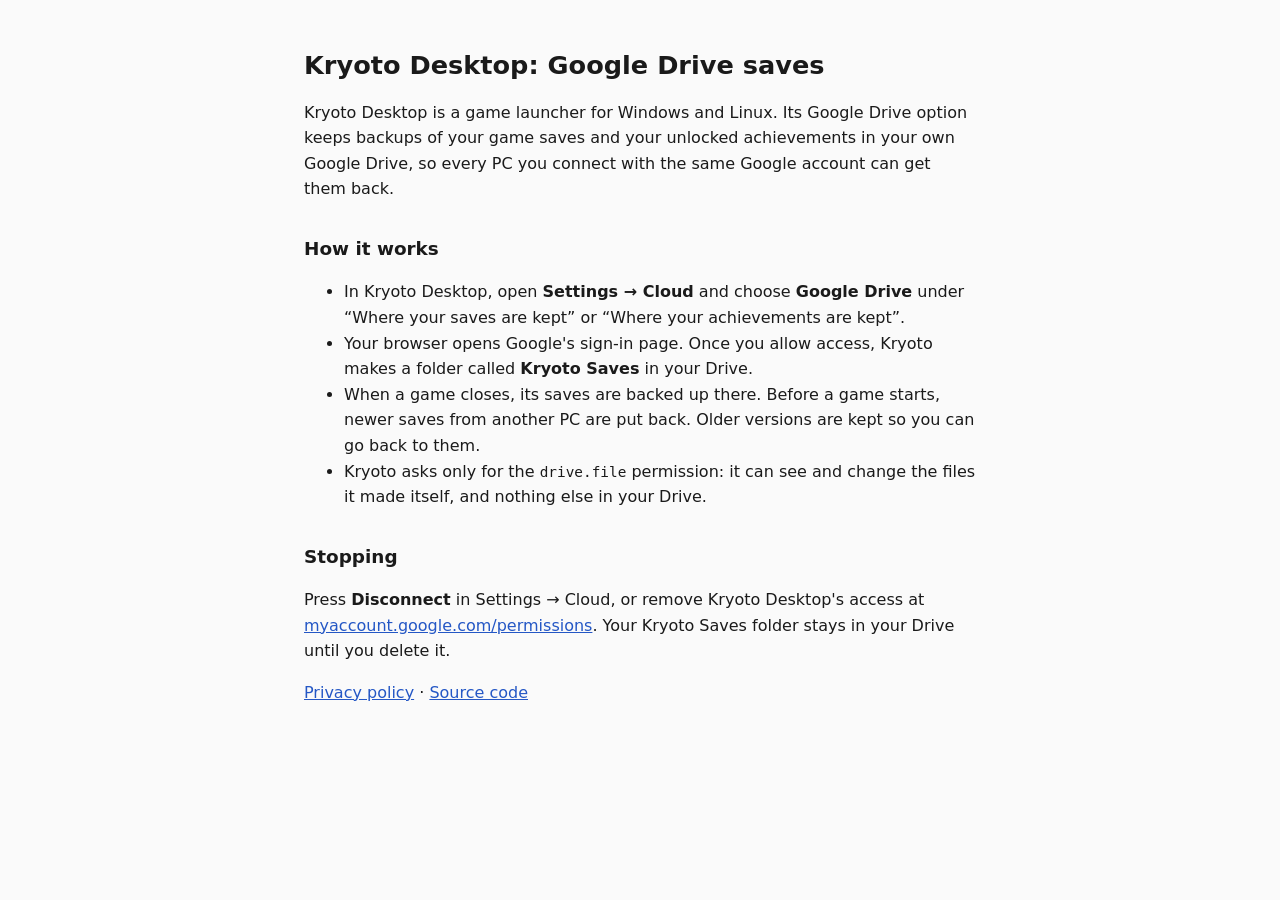
<file: index.html>
<!doctype html>
<html lang="en">
<head>
<meta charset="utf-8">
<meta name="viewport" content="width=device-width, initial-scale=1">
<title>Kryoto Desktop: Google Drive saves</title>
<link rel="stylesheet" href="style.css">
</head>
<body>
<main>
  <h1>Kryoto Desktop: Google Drive saves</h1>
  <p>
    Kryoto Desktop is a game launcher for Windows and Linux. Its Google Drive option keeps
    backups of your game saves and your unlocked achievements in your own Google Drive, so
    every PC you connect with the same Google account can get them back.
  </p>

  <h2>How it works</h2>
  <ul>
    <li>In Kryoto Desktop, open <strong>Settings &rarr; Cloud</strong> and choose <strong>Google Drive</strong> under
      &ldquo;Where your saves are kept&rdquo; or &ldquo;Where your achievements are kept&rdquo;.</li>
    <li>Your browser opens Google's sign-in page. Once you allow access, Kryoto makes a folder
      called <strong>Kryoto Saves</strong> in your Drive.</li>
    <li>When a game closes, its saves are backed up there. Before a game starts, newer saves from
      another PC are put back. Older versions are kept so you can go back to them.</li>
    <li>Kryoto asks only for the <code>drive.file</code> permission: it can see and change the files it
      made itself, and nothing else in your Drive.</li>
  </ul>

  <h2>Stopping</h2>
  <p>
    Press <strong>Disconnect</strong> in Settings &rarr; Cloud, or remove Kryoto Desktop's access at
    <a href="https://myaccount.google.com/permissions">myaccount.google.com/permissions</a>.
    Your Kryoto Saves folder stays in your Drive until you delete it.
  </p>

  <p><a href="privacy.html">Privacy policy</a> · <a href="https://github.com/Kiirb/kryoto-desktop">Source code</a></p>
</main>
</body>
</html>
</file>
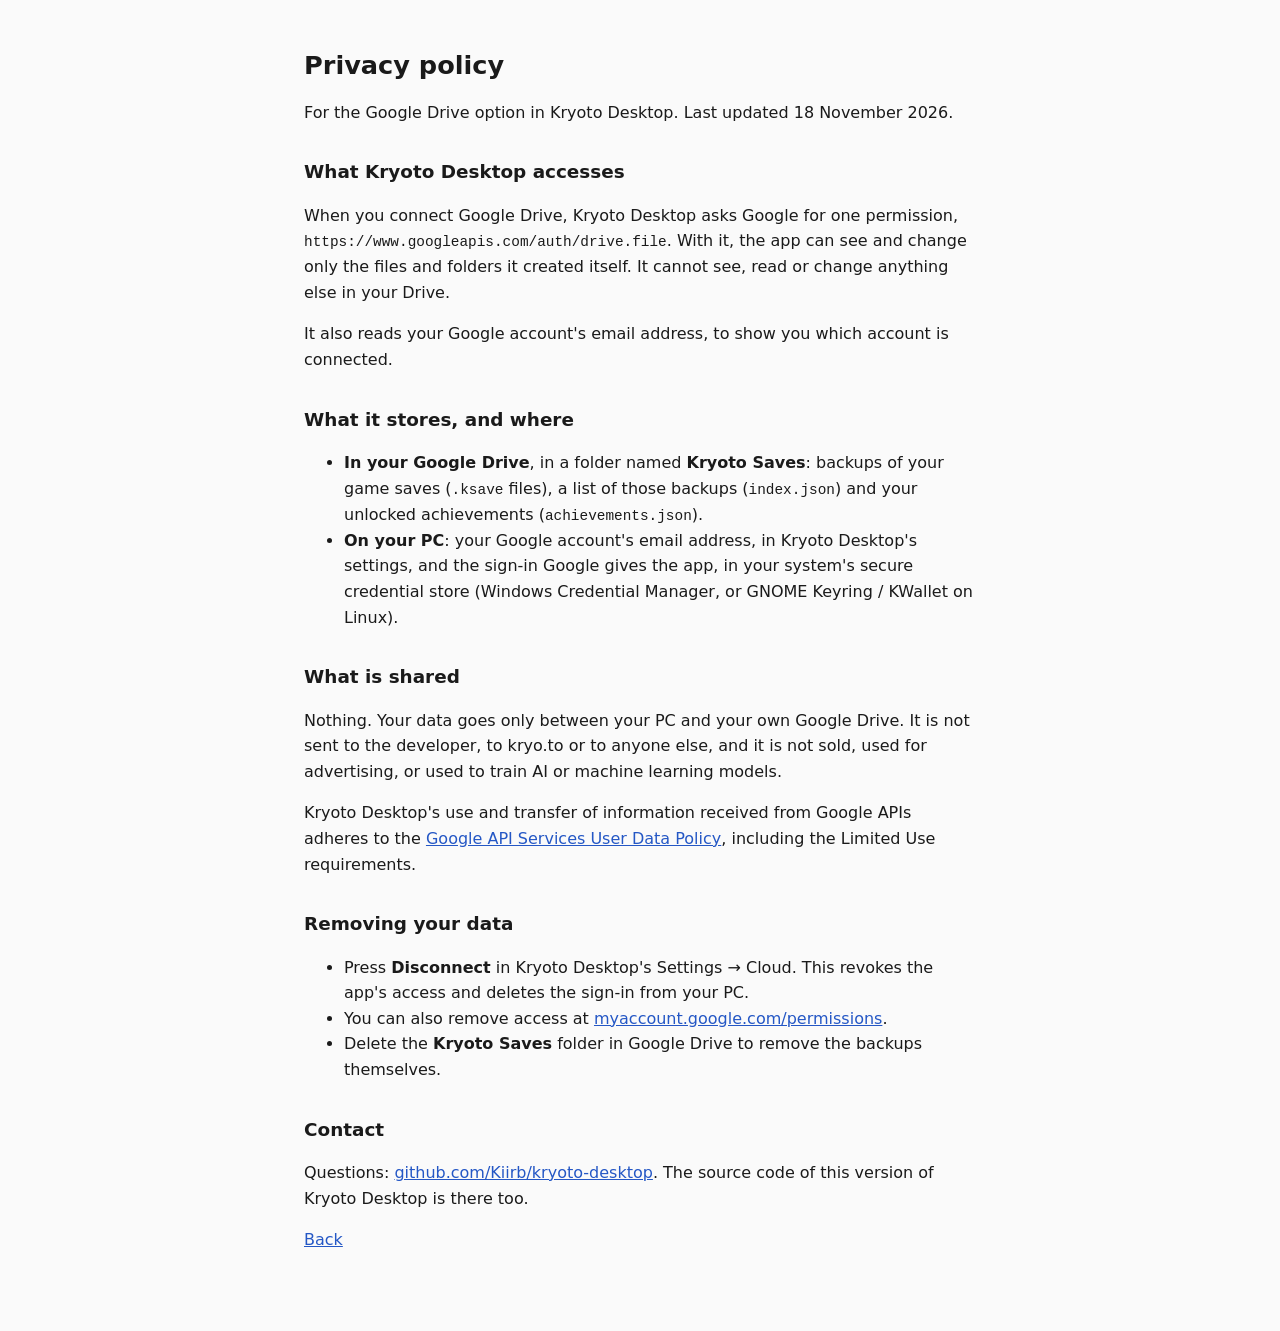
<file: privacy.html>
<!doctype html>
<html lang="en">
<head>
<meta charset="utf-8">
<meta name="viewport" content="width=device-width, initial-scale=1">
<title>Kryoto Desktop: Privacy policy</title>
<link rel="stylesheet" href="style.css">
</head>
<body>
<main>
  <h1>Privacy policy</h1>
  <p>For the Google Drive option in Kryoto Desktop. Last updated 18 November 2026.</p>

  <h2>What Kryoto Desktop accesses</h2>
  <p>
    When you connect Google Drive, Kryoto Desktop asks Google for one permission,
    <code>https://www.googleapis.com/auth/drive.file</code>. With it, the app can see and change
    only the files and folders it created itself. It cannot see, read or change anything else in
    your Drive.
  </p>
  <p>It also reads your Google account's email address, to show you which account is connected.</p>

  <h2>What it stores, and where</h2>
  <ul>
    <li><strong>In your Google Drive</strong>, in a folder named <strong>Kryoto Saves</strong>: backups of your game
      saves (<code>.ksave</code> files), a list of those backups (<code>index.json</code>) and your unlocked
      achievements (<code>achievements.json</code>).</li>
    <li><strong>On your PC</strong>: your Google account's email address, in Kryoto Desktop's settings, and the
      sign-in Google gives the app, in your system's secure credential store (Windows Credential
      Manager, or GNOME Keyring / KWallet on Linux).</li>
  </ul>

  <h2>What is shared</h2>
  <p>
    Nothing. Your data goes only between your PC and your own Google Drive. It is not sent to the
    developer, to kryo.to or to anyone else, and it is not sold, used for advertising, or used to
    train AI or machine learning models.
  </p>
  <p>
    Kryoto Desktop's use and transfer of information received from Google APIs adheres to the
    <a href="https://developers.google.com/terms/api-services-user-data-policy">Google API Services User Data Policy</a>,
    including the Limited Use requirements.
  </p>

  <h2>Removing your data</h2>
  <ul>
    <li>Press <strong>Disconnect</strong> in Kryoto Desktop's Settings &rarr; Cloud. This revokes the app's
      access and deletes the sign-in from your PC.</li>
    <li>You can also remove access at
      <a href="https://myaccount.google.com/permissions">myaccount.google.com/permissions</a>.</li>
    <li>Delete the <strong>Kryoto Saves</strong> folder in Google Drive to remove the backups themselves.</li>
  </ul>

  <h2>Contact</h2>
  <p>Questions: <a href="https://github.com/Kiirb/kryoto-desktop">github.com/Kiirb/kryoto-desktop</a>. The source code of this version of Kryoto Desktop is there too.</p>

  <p><a href="index.html">Back</a></p>
</main>
</body>
</html>
</file>
<file: style.css>
:root { color-scheme: light dark; --bg: #fafafa; --fg: #1a1a1a; --muted: #555; --link: #2457c5; }
@media (prefers-color-scheme: dark) { :root { --bg: #111; --fg: #eee; --muted: #aaa; --link: #8ab4ff; } }
body { margin: 0; background: var(--bg); color: var(--fg); font: 16px/1.6 system-ui, sans-serif; }
main { max-width: 42rem; margin: 0 auto; padding: 2rem 1rem 4rem; }
h1 { font-size: 1.6rem; line-height: 1.3; }
h2 { font-size: 1.15rem; margin-top: 2rem; }
a { color: var(--link); }
code { font-size: 0.9em; overflow-wrap: anywhere; }
</file>
